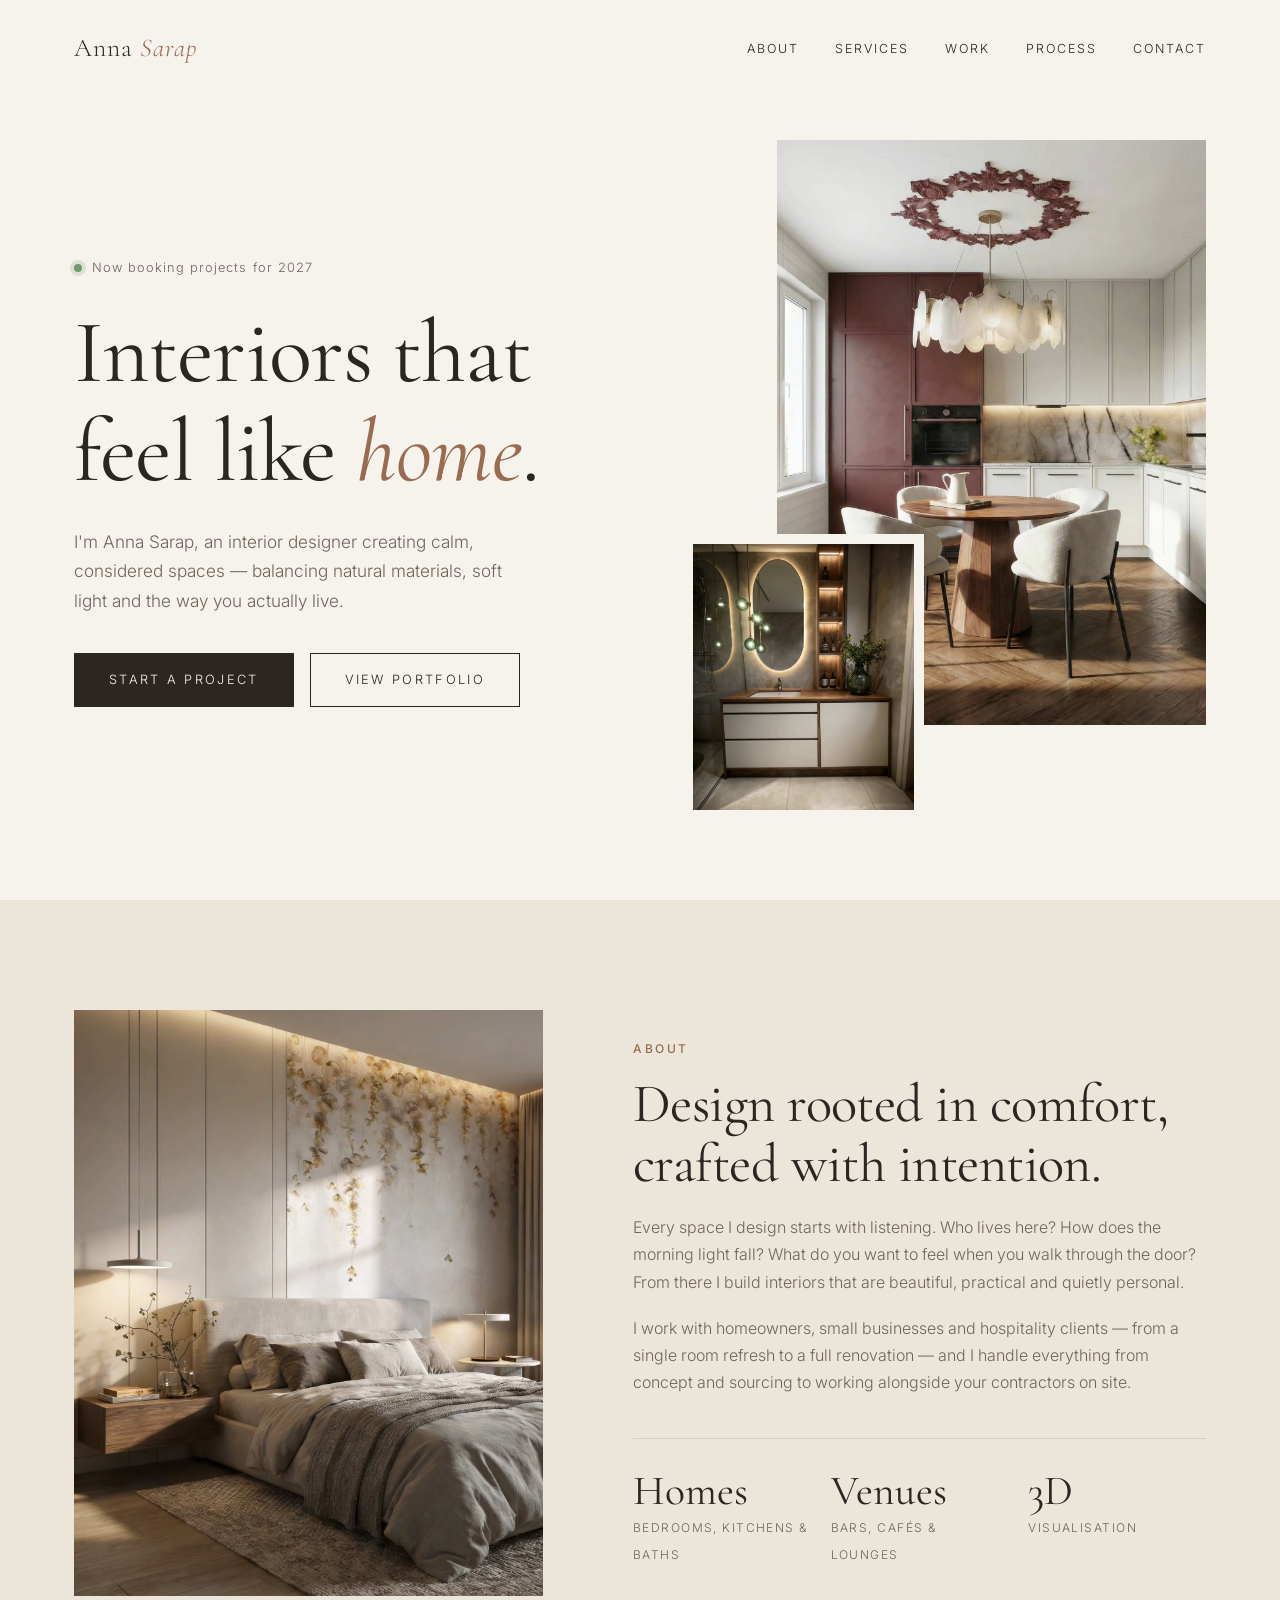
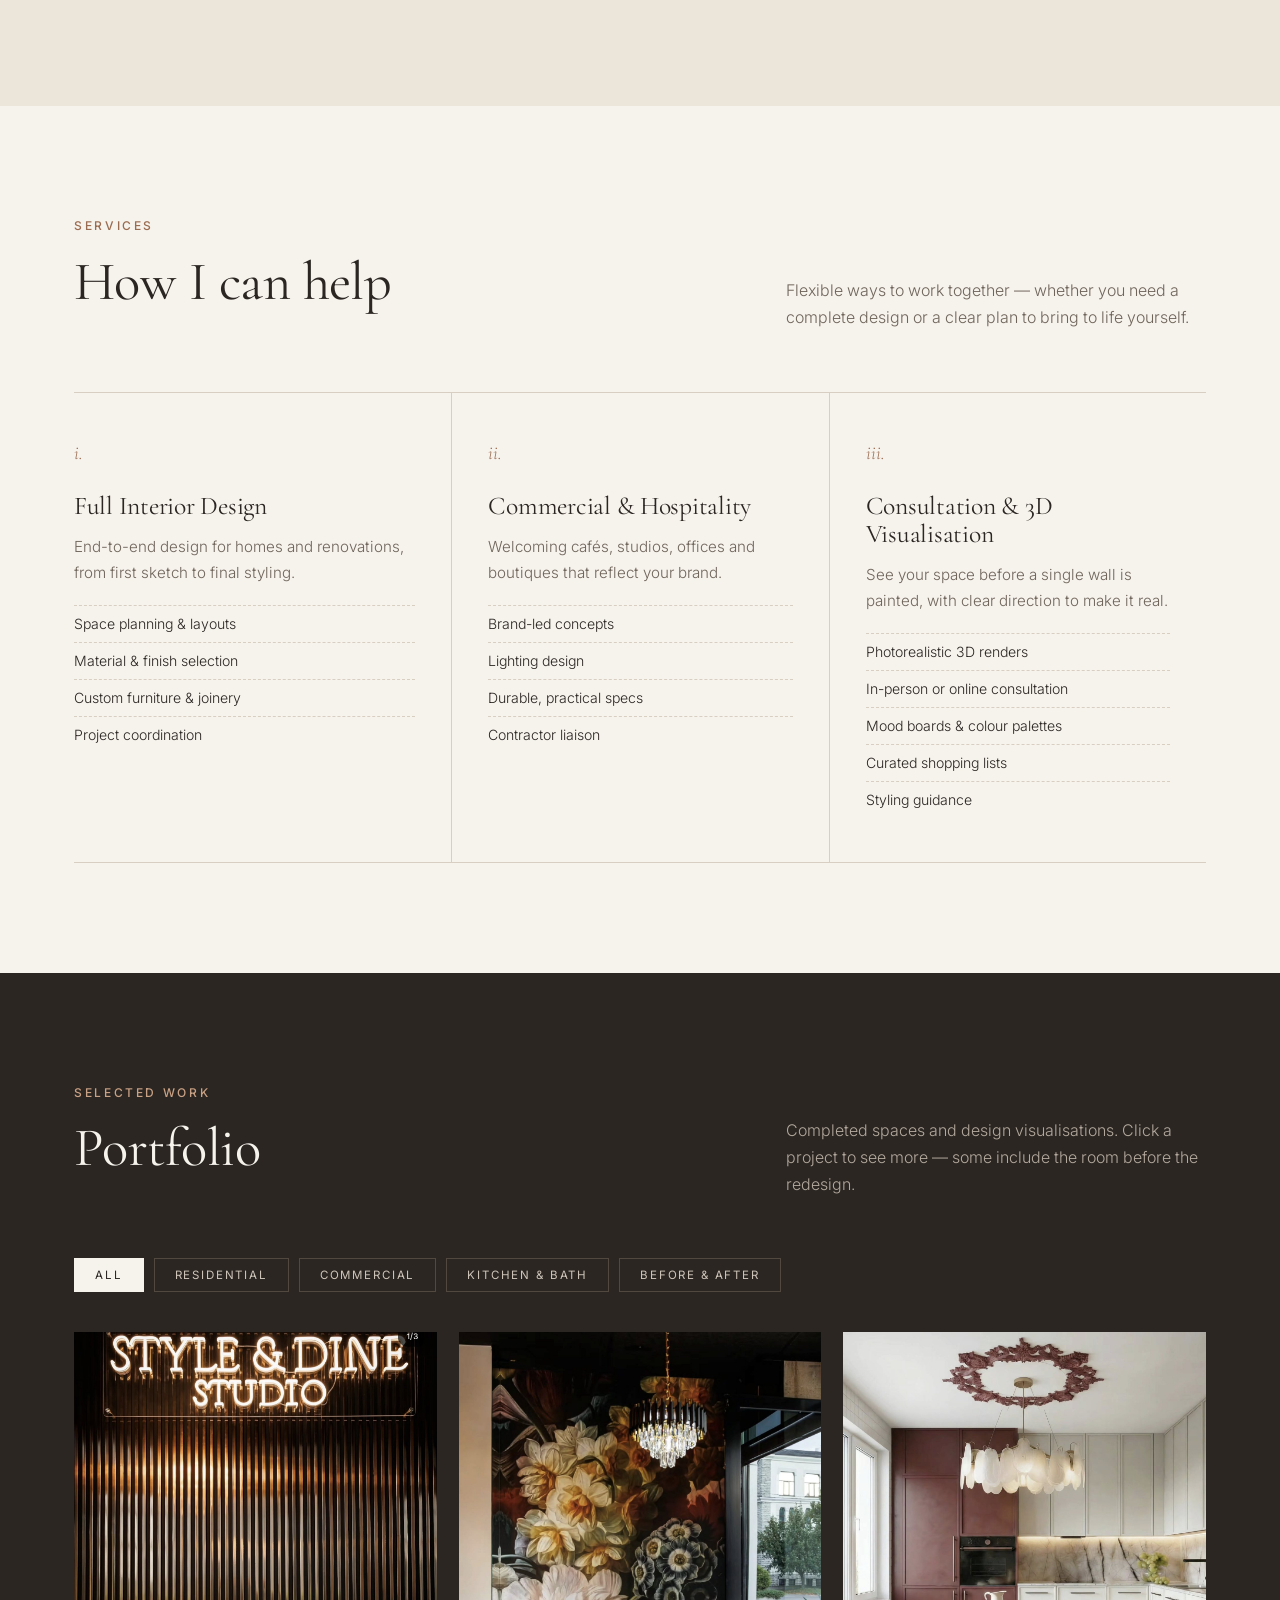
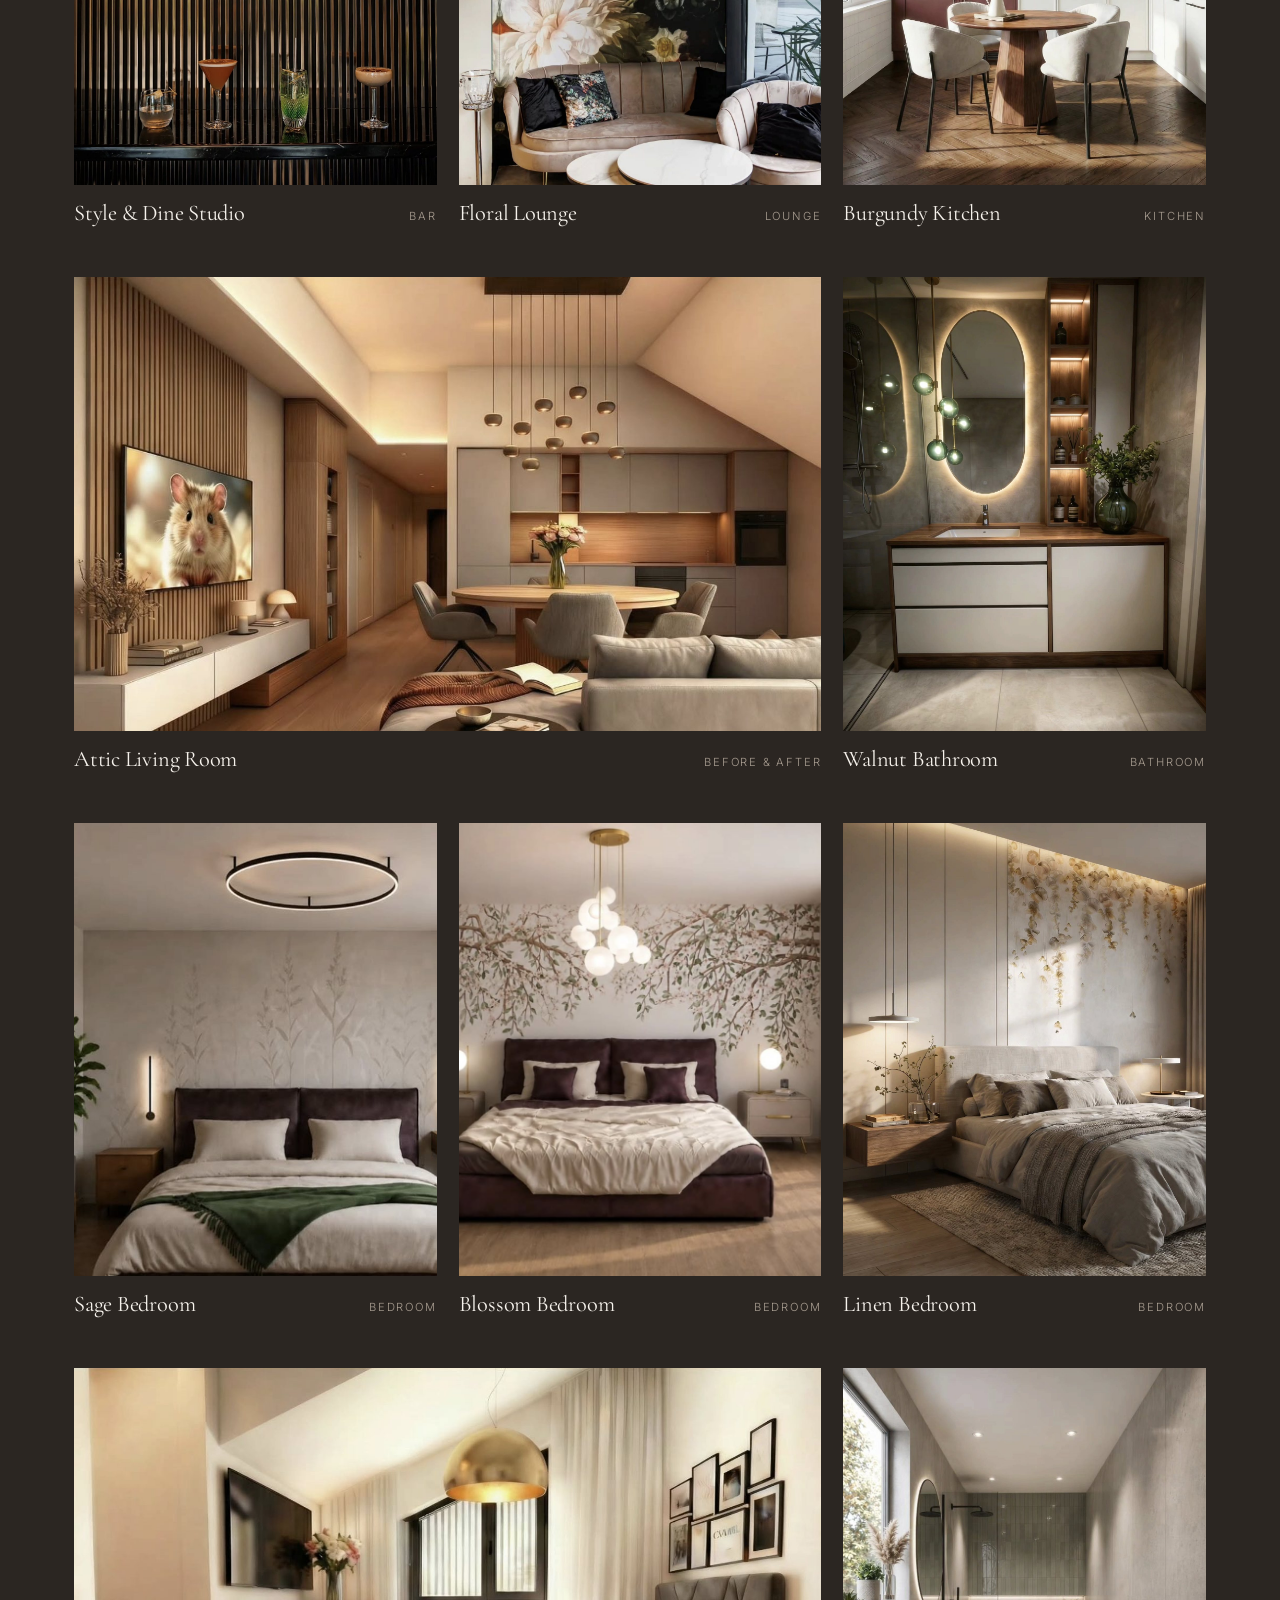
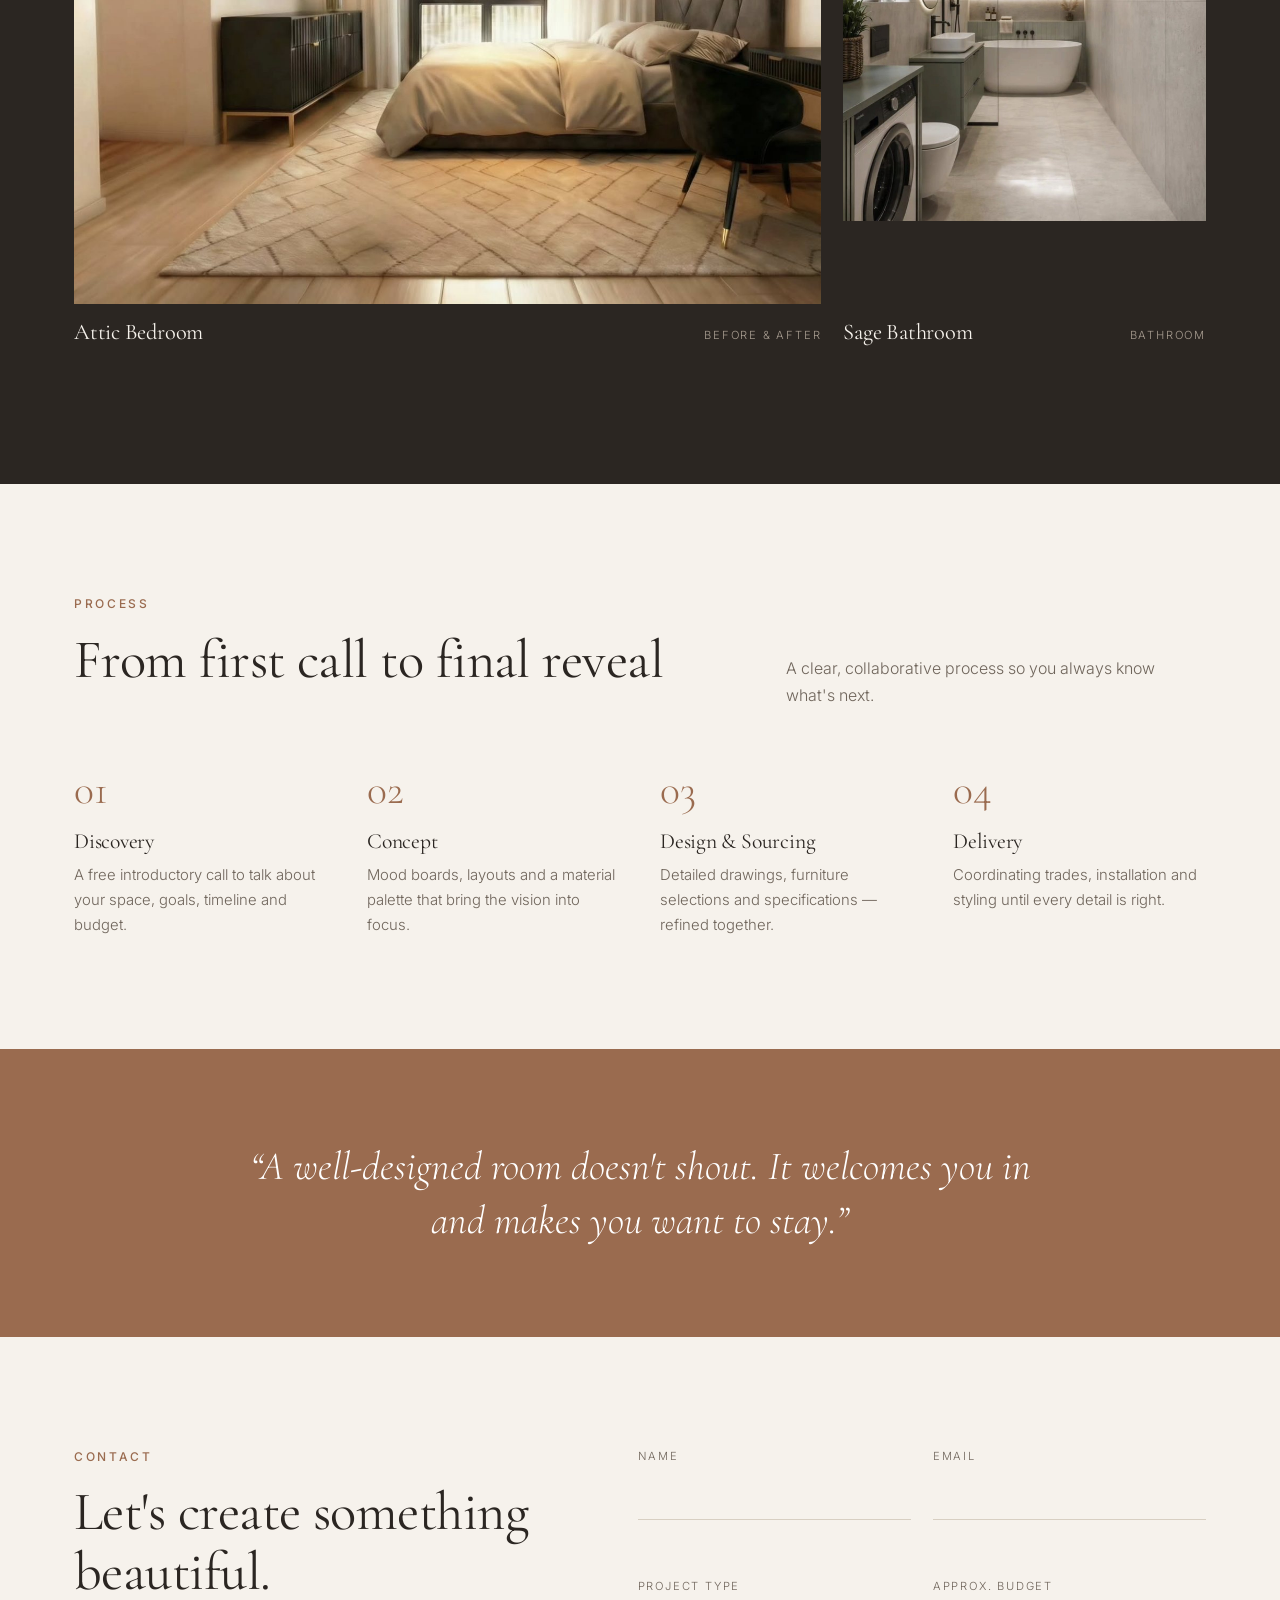
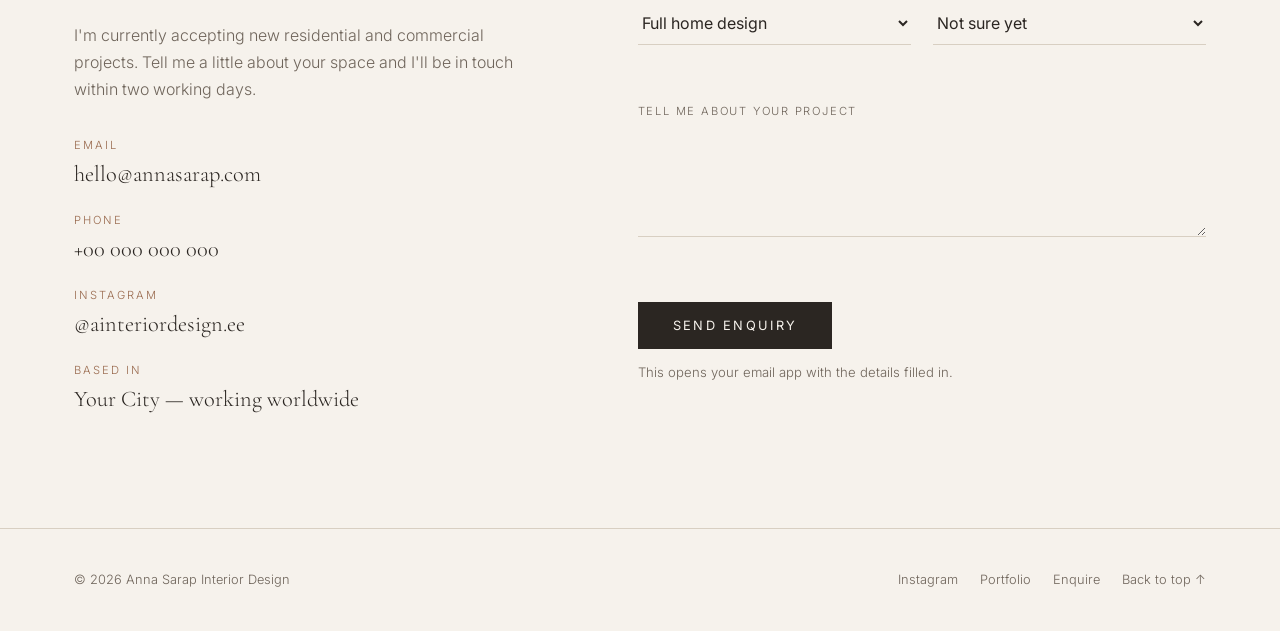
<file: anna-sarap/index.html>
<!doctype html>
<html lang="en">
<head>
<meta charset="utf-8">
<meta name="viewport" content="width=device-width, initial-scale=1">
<title>Anna Sarap — Interior Design</title>
<meta name="description" content="Anna Sarap is an interior designer creating calm, considered homes and workspaces. Now taking on new residential and commercial projects.">
<meta property="og:title" content="Anna Sarap — Interior Design">
<meta property="og:description" content="Calm, considered interiors for homes and workspaces. Now booking new projects.">
<link rel="preconnect" href="https://fonts.googleapis.com">
<link rel="preconnect" href="https://fonts.gstatic.com" crossorigin>
<link href="https://fonts.googleapis.com/css2?family=Cormorant+Garamond:ital,wght@0,400;0,500;1,400&family=Inter:wght@300;400;500&display=swap" rel="stylesheet">
<style>
  :root{
    --bg:#f6f2ec; --bg-alt:#ece5da; --ink:#2b2622; --muted:#6f655b;
    --accent:#9a6b4f; --accent-dark:#7a523b; --line:#d8cfc2; --card:#fbf8f4;
    --serif:"Cormorant Garamond", Georgia, serif;
    --sans:"Inter", system-ui, -apple-system, Segoe UI, sans-serif;
    --max:1180px;
  }
  *{box-sizing:border-box;margin:0;padding:0}
  html{scroll-behavior:smooth}
  body{background:var(--bg);color:var(--ink);font-family:var(--sans);font-weight:300;line-height:1.7;font-size:16px;-webkit-font-smoothing:antialiased}
  img{max-width:100%;display:block}
  a{color:inherit}
  .wrap{max-width:var(--max);margin:0 auto;padding:0 24px}
  h1,h2,h3{font-family:var(--serif);font-weight:400;line-height:1.1;letter-spacing:-.01em}
  h2{font-size:clamp(2.2rem,4.5vw,3.4rem);margin-bottom:1.2rem}
  h3{font-size:1.6rem}
  .eyebrow{font-size:.75rem;letter-spacing:.22em;text-transform:uppercase;color:var(--accent);font-weight:500;margin-bottom:1rem;display:block}
  section{padding:110px 0}
  .btn{display:inline-block;padding:15px 34px;border:1px solid var(--ink);text-decoration:none;font-size:.8rem;letter-spacing:.18em;text-transform:uppercase;transition:.3s;background:transparent;color:var(--ink);cursor:pointer;font-family:var(--sans)}
  .btn:hover{background:var(--ink);color:var(--bg)}
  .btn.solid{background:var(--ink);color:var(--bg)}
  .btn.solid:hover{background:var(--accent-dark);border-color:var(--accent-dark)}

  /* Nav */
  header{position:fixed;inset:0 0 auto 0;z-index:50;transition:.35s;padding:26px 0}
  header.scrolled{background:rgba(246,242,236,.94);backdrop-filter:blur(8px);padding:14px 0;box-shadow:0 1px 0 var(--line)}
  nav{display:flex;align-items:center;justify-content:space-between}
  .logo{font-family:var(--serif);font-size:1.6rem;text-decoration:none;letter-spacing:.04em}
  .logo span{font-style:italic;color:var(--accent)}
  .links{display:flex;gap:36px;list-style:none}
  .links a{text-decoration:none;font-size:.78rem;letter-spacing:.16em;text-transform:uppercase;position:relative}
  .links a::after{content:"";position:absolute;left:0;bottom:-4px;width:0;height:1px;background:var(--accent);transition:.3s}
  .links a:hover::after{width:100%}
  .burger{display:none;background:none;border:0;cursor:pointer;width:30px;height:20px;position:relative}
  .burger span,.burger::before,.burger::after{content:"";position:absolute;left:0;width:100%;height:1px;background:var(--ink);transition:.3s}
  .burger::before{top:0}.burger span{top:9px}.burger::after{bottom:0}

  /* Hero */
  .hero{min-height:100vh;display:grid;grid-template-columns:1.05fr 1fr;align-items:center;gap:60px;padding-top:120px;padding-bottom:60px}
  .hero h1{font-size:clamp(3rem,7vw,6rem);margin-bottom:1.6rem}
  .hero h1 em{color:var(--accent)}
  .hero p{max-width:460px;color:var(--muted);font-size:1.08rem;margin-bottom:2.4rem}
  .hero .ctas{display:flex;gap:16px;flex-wrap:wrap}
  .hero-visual{position:relative;height:min(78vh,680px)}
  .hero-visual .ph{position:absolute}
  .hero-visual .a{inset:0 0 14% 18%}
  .hero-visual .b{width:46%;height:42%;left:0;bottom:0;border:10px solid var(--bg)}
  .availability{display:inline-flex;align-items:center;gap:10px;font-size:.8rem;letter-spacing:.08em;color:var(--muted);margin-bottom:1.6rem}
  .availability i{width:8px;height:8px;border-radius:50%;background:#6f9a6b;box-shadow:0 0 0 4px rgba(111,154,107,.2)}

  /* Image placeholders — replace with <img> tags */
  .ph{background:linear-gradient(135deg,var(--c1,#cbb8a2),var(--c2,#a88a6e));overflow:hidden;position:relative}
  .ph img{width:100%;height:100%;object-fit:cover}
  .ph[data-label]::after{content:attr(data-label);position:absolute;left:16px;bottom:14px;font-size:.68rem;letter-spacing:.18em;text-transform:uppercase;color:rgba(255,255,255,.85)}

  /* About */
  .about{background:var(--bg-alt)}
  .about .grid{display:grid;grid-template-columns:.9fr 1.1fr;gap:90px;align-items:center}
  .about .ph{aspect-ratio:4/5}
  .about p{color:var(--muted);margin-bottom:1.2rem}
  .stats{display:grid;grid-template-columns:repeat(3,1fr);gap:20px;margin-top:2.6rem;border-top:1px solid var(--line);padding-top:2rem}
  .stats strong{font-family:var(--serif);font-size:2.6rem;font-weight:400;display:block;line-height:1}
  .stats span{font-size:.75rem;letter-spacing:.12em;text-transform:uppercase;color:var(--muted)}

  /* Services */
  .head{display:flex;justify-content:space-between;align-items:end;gap:40px;margin-bottom:60px;flex-wrap:wrap}
  .head p{max-width:420px;color:var(--muted)}
  .services{display:grid;grid-template-columns:repeat(3,1fr);border-top:1px solid var(--line)}
  .service{padding:44px 36px 44px 0;border-bottom:1px solid var(--line)}
  .service + .service{padding-left:36px;border-left:1px solid var(--line)}
  .service .num{font-family:var(--serif);font-style:italic;color:var(--accent);font-size:1.2rem;display:block;margin-bottom:1.4rem}
  .service h3{margin-bottom:.9rem}
  .service p{color:var(--muted);font-size:.95rem}
  .service ul{list-style:none;margin-top:1.2rem;font-size:.88rem}
  .service li{padding:6px 0;border-top:1px dashed var(--line)}

  /* Portfolio */
  .portfolio{background:var(--ink);color:var(--bg)}
  .portfolio .eyebrow{color:#c9a184}
  .portfolio .head p{color:#b3a99e}
  .filters{display:flex;gap:10px;flex-wrap:wrap;margin-bottom:40px}
  .filters button{background:none;border:1px solid #514840;color:#cfc6bb;padding:9px 20px;font-size:.72rem;letter-spacing:.16em;text-transform:uppercase;cursor:pointer;font-family:var(--sans);transition:.25s}
  .filters button.active,.filters button:hover{background:var(--bg);color:var(--ink);border-color:var(--bg)}
  .gallery{display:grid;grid-template-columns:repeat(12,1fr);gap:22px}
  .project{grid-column:span 4;cursor:pointer;transition:opacity .4s}
  .project.wide{grid-column:span 8}
  .project.hidden{display:none}
  .project .ph{aspect-ratio:4/5;transition:transform .7s}
  .project.wide .ph{aspect-ratio:auto;height:100%;min-height:340px}
  .project .frame{overflow:hidden;height:calc(100% - 70px)}
  .project:hover .ph{transform:scale(1.04)}
  .project .meta{display:flex;justify-content:space-between;align-items:baseline;padding-top:16px;height:70px}
  .project .meta h3{font-size:1.4rem}
  .project .meta span{font-size:.7rem;letter-spacing:.16em;text-transform:uppercase;color:#a89d91}

  /* Lightbox */
  .lightbox{position:fixed;inset:0;background:rgba(20,17,15,.92);z-index:100;display:none;align-items:center;justify-content:center;padding:24px}
  .lightbox.open{display:flex}
  .lightbox .box{background:var(--bg);color:var(--ink);max-width:960px;width:100%;display:grid;grid-template-columns:1.2fr 1fr;max-height:90vh;overflow:auto}
  .lightbox .ph{min-height:420px;background:#2b2622}
  .lightbox .ph img{position:absolute;inset:0}
  .lightbox .info{padding:44px}
  .lightbox .info p{color:var(--muted);margin:1rem 0}
  .lightbox dl{display:grid;grid-template-columns:auto 1fr;gap:6px 18px;font-size:.88rem;margin-top:1.4rem}
  .lightbox dt{color:var(--accent);text-transform:uppercase;font-size:.7rem;letter-spacing:.14em;padding-top:3px}
  .lightbox .close{position:absolute;top:22px;right:28px;background:none;border:0;color:#fff;font-size:2.2rem;cursor:pointer;font-weight:200}

  /* Process */
  .steps{display:grid;grid-template-columns:repeat(4,1fr);gap:40px;counter-reset:s}
  .step{counter-increment:s;position:relative;padding-top:60px}
  .step::before{content:"0" counter(s);position:absolute;top:0;left:0;font-family:var(--serif);font-size:2.6rem;color:var(--accent);line-height:1}
  .step h3{font-size:1.35rem;margin-bottom:.6rem}
  .step p{color:var(--muted);font-size:.93rem}

  /* Quote band */
  .band{background:var(--accent);color:#fff;text-align:center;padding:90px 0}
  .band blockquote{font-family:var(--serif);font-size:clamp(1.6rem,3.2vw,2.5rem);font-style:italic;max-width:820px;margin:0 auto;line-height:1.35}

  /* Contact */
  .contact .grid{display:grid;grid-template-columns:1fr 1.2fr;gap:90px}
  .contact .details p{color:var(--muted);margin-bottom:2rem}
  .contact .details dl{display:grid;gap:18px}
  .contact dt{font-size:.7rem;letter-spacing:.18em;text-transform:uppercase;color:var(--accent)}
  .contact dd a{text-decoration:none;font-family:var(--serif);font-size:1.4rem}
  .contact dd a:hover{color:var(--accent)}
  form{display:grid;grid-template-columns:1fr 1fr;gap:22px}
  form .full{grid-column:1/-1}
  label{display:block;font-size:.7rem;letter-spacing:.16em;text-transform:uppercase;color:var(--muted);margin-bottom:6px}
  input,select,textarea{width:100%;background:transparent;border:0;border-bottom:1px solid var(--line);padding:10px 0;font:inherit;color:var(--ink);font-weight:400;outline:none;transition:border-color .25s;border-radius:0}
  input:focus,select:focus,textarea:focus{border-color:var(--accent)}
  textarea{resize:vertical;min-height:110px}
  .note{font-size:.82rem;color:var(--muted)}

  footer{border-top:1px solid var(--line);padding:40px 0;font-size:.8rem;color:var(--muted)}
  footer .wrap{display:flex;justify-content:space-between;gap:20px;flex-wrap:wrap}
  footer a{text-decoration:none;margin-left:22px}
  footer a:hover{color:var(--accent)}

  .reveal{opacity:0;transform:translateY(28px);transition:opacity .9s ease,transform .9s ease}
  .reveal.in{opacity:1;transform:none}
  @media (prefers-reduced-motion:reduce){.reveal{opacity:1;transform:none;transition:none}html{scroll-behavior:auto}}

  @media (max-width:960px){
    section{padding:80px 0}
    .hero,.about .grid,.contact .grid{grid-template-columns:1fr;gap:50px}
    .hero-visual{height:460px}
    .services{grid-template-columns:1fr}
    .service,.service + .service{padding:36px 0;border-left:0}
    .steps{grid-template-columns:1fr 1fr}
    .project,.project.wide{grid-column:span 6}
    .project.wide .ph{min-height:0;aspect-ratio:4/5}
    .lightbox .box{grid-template-columns:1fr}
    .lightbox .ph{min-height:260px}
  }
  @media (max-width:720px){
    .wrap{padding:0 16px}
    .burger{display:block;z-index:60}
    .links{position:fixed;inset:0;background:var(--bg);flex-direction:column;align-items:center;justify-content:center;gap:34px;transform:translateX(100%);transition:transform .4s}
    .links a{font-size:1rem}
    nav.open .links{transform:none}
    nav.open .burger span{opacity:0}
    nav.open .burger::before{top:9px;transform:rotate(45deg)}
    nav.open .burger::after{bottom:10px;transform:rotate(-45deg)}
    .project,.project.wide{grid-column:span 12}
    .steps{grid-template-columns:1fr}
    form{grid-template-columns:1fr}
    .stats strong{font-size:2rem}
    .lightbox .info{padding:28px}
  }
</style>
</head>
<body>

<header id="top">
  <nav class="wrap" id="nav">
    <a href="#top" class="logo">Anna <span>Sarap</span></a>
    <ul class="links">
      <li><a href="#about">About</a></li>
      <li><a href="#services">Services</a></li>
      <li><a href="#work">Work</a></li>
      <li><a href="#process">Process</a></li>
      <li><a href="#contact">Contact</a></li>
    </ul>
    <button class="burger" aria-label="Menu" id="burger"><span></span></button>
  </nav>
</header>

<main>
  <!-- HERO -->
  <section class="wrap hero">
    <div class="reveal">
      <div class="availability"><i></i> Now booking projects for 2027</div>
      <h1>Interiors that feel like <em>home</em>.</h1>
      <p>I'm Anna Sarap, an interior designer creating calm, considered spaces — balancing natural materials, soft light and the way you actually live.</p>
      <div class="ctas">
        <a href="#contact" class="btn solid">Start a project</a>
        <a href="#work" class="btn">View portfolio</a>
      </div>
    </div>
    <div class="hero-visual reveal">
      <!-- Replace with: <div class="ph a"><img src="images/hero.jpg" alt="Living room by Anna Sarap"></div> -->
      <div class="ph a"><img src="images/burgundy-kitchen.jpg" alt="Kitchen with burgundy cabinetry, round walnut table and sculptural chandelier"></div>
      <div class="ph b"><img src="images/walnut-bathroom.jpg" alt="Bathroom with backlit oval mirror and walnut vanity"></div>
    </div>
  </section>

  <!-- ABOUT -->
  <section class="about" id="about">
    <div class="wrap grid">
      <div class="ph reveal"><img src="images/linen-bedroom.jpg" alt="Calm bedroom in linen tones with floral wall mural" loading="lazy"></div>
      <div class="reveal">
        <span class="eyebrow">About</span>
        <h2>Design rooted in comfort, crafted with intention.</h2>
        <p>Every space I design starts with listening. Who lives here? How does the morning light fall? What do you want to feel when you walk through the door? From there I build interiors that are beautiful, practical and quietly personal.</p>
        <p>I work with homeowners, small businesses and hospitality clients — from a single room refresh to a full renovation — and I handle everything from concept and sourcing to working alongside your contractors on site.</p>
        <div class="stats">
          <div><strong>Homes</strong><span>Bedrooms, kitchens &amp; baths</span></div>
          <div><strong>Venues</strong><span>Bars, cafés &amp; lounges</span></div>
          <div><strong>3D</strong><span>Visualisation</span></div>
        </div>
      </div>
    </div>
  </section>

  <!-- SERVICES -->
  <section id="services">
    <div class="wrap">
      <div class="head reveal">
        <div><span class="eyebrow">Services</span><h2>How I can help</h2></div>
        <p>Flexible ways to work together — whether you need a complete design or a clear plan to bring to life yourself.</p>
      </div>
      <div class="services">
        <div class="service reveal">
          <span class="num">i.</span>
          <h3>Full Interior Design</h3>
          <p>End-to-end design for homes and renovations, from first sketch to final styling.</p>
          <ul><li>Space planning &amp; layouts</li><li>Material &amp; finish selection</li><li>Custom furniture &amp; joinery</li><li>Project coordination</li></ul>
        </div>
        <div class="service reveal">
          <span class="num">ii.</span>
          <h3>Commercial &amp; Hospitality</h3>
          <p>Welcoming cafés, studios, offices and boutiques that reflect your brand.</p>
          <ul><li>Brand-led concepts</li><li>Lighting design</li><li>Durable, practical specs</li><li>Contractor liaison</li></ul>
        </div>
        <div class="service reveal">
          <span class="num">iii.</span>
          <h3>Consultation &amp; 3D Visualisation</h3>
          <p>See your space before a single wall is painted, with clear direction to make it real.</p>
          <ul><li>Photorealistic 3D renders</li><li>In-person or online consultation</li><li>Mood boards &amp; colour palettes</li><li>Curated shopping lists</li><li>Styling guidance</li></ul>
        </div>
      </div>
    </div>
  </section>

  <!-- PORTFOLIO -->
  <section class="portfolio" id="work">
    <div class="wrap">
      <div class="head reveal">
        <div><span class="eyebrow">Selected work</span><h2>Portfolio</h2></div>
        <p>Completed spaces and design visualisations. Click a project to see more — some include the room before the redesign.</p>
      </div>
      <div class="filters reveal" id="filters">
        <button class="active" data-filter="all">All</button>
        <button data-filter="residential">Residential</button>
        <button data-filter="commercial">Commercial</button>
        <button data-filter="kitchen">Kitchen &amp; Bath</button>
        <button data-filter="before">Before &amp; After</button>
      </div>
      <div class="gallery" id="gallery"></div>
    </div>
  </section>

  <!-- PROCESS -->
  <section id="process">
    <div class="wrap">
      <div class="head reveal">
        <div><span class="eyebrow">Process</span><h2>From first call to final reveal</h2></div>
        <p>A clear, collaborative process so you always know what's next.</p>
      </div>
      <div class="steps">
        <div class="step reveal"><h3>Discovery</h3><p>A free introductory call to talk about your space, goals, timeline and budget.</p></div>
        <div class="step reveal"><h3>Concept</h3><p>Mood boards, layouts and a material palette that bring the vision into focus.</p></div>
        <div class="step reveal"><h3>Design &amp; Sourcing</h3><p>Detailed drawings, furniture selections and specifications — refined together.</p></div>
        <div class="step reveal"><h3>Delivery</h3><p>Coordinating trades, installation and styling until every detail is right.</p></div>
      </div>
    </div>
  </section>

  <section class="band">
    <div class="wrap reveal">
      <blockquote>“A well-designed room doesn't shout. It welcomes you in and makes you want to stay.”</blockquote>
    </div>
  </section>

  <!-- CONTACT -->
  <section class="contact" id="contact">
    <div class="wrap grid">
      <div class="details reveal">
        <span class="eyebrow">Contact</span>
        <h2>Let's create something beautiful.</h2>
        <p>I'm currently accepting new residential and commercial projects. Tell me a little about your space and I'll be in touch within two working days.</p>
        <dl>
          <div><dt>Email</dt><dd><a href="mailto:hello@annasarap.com" id="email-link">hello@annasarap.com</a></dd></div>
          <div><dt>Phone</dt><dd><a href="tel:+000000000">+00 000 000 000</a></dd></div>
          <div><dt>Instagram</dt><dd><a href="https://www.instagram.com/ainteriordesign.ee/" target="_blank" rel="noopener">@ainteriordesign.ee</a></dd></div>
          <div><dt>Based in</dt><dd><a>Your City — working worldwide</a></dd></div>
        </dl>
      </div>
      <form class="reveal" id="contact-form">
        <div><label for="name">Name</label><input id="name" name="name" required></div>
        <div><label for="email">Email</label><input id="email" name="email" type="email" required></div>
        <div><label for="type">Project type</label>
          <select id="type" name="type">
            <option>Full home design</option><option>Single room</option><option>Kitchen / Bathroom</option>
            <option>Commercial / Hospitality</option><option>Consultation</option>
          </select></div>
        <div><label for="budget">Approx. budget</label>
          <select id="budget" name="budget">
            <option>Not sure yet</option><option>Under 5,000</option><option>5,000 – 20,000</option>
            <option>20,000 – 50,000</option><option>50,000+</option>
          </select></div>
        <div class="full"><label for="msg">Tell me about your project</label><textarea id="msg" name="message" required></textarea></div>
        <div class="full"><button class="btn solid" type="submit">Send enquiry</button>
          <p class="note" style="margin-top:12px">This opens your email app with the details filled in.</p></div>
      </form>
    </div>
  </section>
</main>

<footer>
  <div class="wrap">
    <span>© <span id="yr"></span> Anna Sarap Interior Design</span>
    <span><a href="https://www.instagram.com/ainteriordesign.ee/" target="_blank" rel="noopener">Instagram</a><a href="#work">Portfolio</a><a href="#contact">Enquire</a><a href="#top">Back to top ↑</a></span>
  </div>
</footer>

<div class="lightbox" id="lightbox" role="dialog" aria-modal="true">
  <button class="close" id="lb-close" aria-label="Close">×</button>
  <div class="box">
    <div class="ph" id="lb-img"></div>
    <div class="info">
      <span class="eyebrow" id="lb-cat"></span>
      <h3 id="lb-title" style="font-size:2rem"></h3>
      <p id="lb-desc"></p>
      <dl id="lb-meta"></dl>
      <button class="btn" style="margin-top:2rem;margin-right:10px;display:none" id="lb-toggle">Show before</button>
      <a href="#contact" class="btn" style="margin-top:2rem" id="lb-cta">Start a similar project</a>
    </div>
  </div>
</div>

<script>
/* ==== EDIT YOUR PROJECTS HERE ====
   Each project needs an `image`; add `before` for a before/after toggle. */
const CONTACT_EMAIL = "hello@annasarap.com";
const projects = [
  {title:"Style & Dine Studio", cat:"commercial", label:"Bar", image:"images/style-dine-bar.jpg",
   desc:"A moody cocktail bar wall: vertical ribbed panelling washed in warm light, dark marble counter and a glowing neon sign.", scope:"Hospitality interior"},
  {title:"Floral Lounge", cat:"commercial", label:"Lounge", image:"images/lounge.jpg",
   desc:"A dramatic lounge corner with an oversized floral mural, crystal chandelier, blush velvet seating and marble tables.", scope:"Hospitality interior"},
  {title:"Burgundy Kitchen", cat:"kitchen", label:"Kitchen", image:"images/burgundy-kitchen.jpg",
   desc:"Burgundy tall units paired with soft white cabinetry, a marble backsplash, herringbone floor and a sculptural chandelier.", scope:"Kitchen & dining design"},
  {title:"Attic Living Room", cat:"residential before", label:"Before & After", wide:true, image:"images/attic-living-after.jpg", before:"images/attic-living-before.jpg",
   desc:"An empty attic apartment transformed into a warm open-plan living, dining and kitchen space with wood slat panelling and layered pendant lighting.", scope:"Living, dining & kitchen"},
  {title:"Walnut Bathroom", cat:"kitchen", label:"Bathroom", image:"images/walnut-bathroom.jpg",
   desc:"Backlit oval mirror, illuminated walnut shelving and smoked-glass pendants bring warmth to a stone-toned bathroom.", scope:"Bathroom design"},
  {title:"Sage Bedroom", cat:"residential", label:"Bedroom", image:"images/sage-bedroom.jpg",
   desc:"A serene bedroom with a botanical wall, aubergine upholstered bed, ring light and sage-green accents.", scope:"Bedroom design"},
  {title:"Blossom Bedroom", cat:"residential", label:"Bedroom", image:"images/blossom-bedroom.jpg",
   desc:"A blossom-branch mural, plum velvet bed and globe pendant create a soft, romantic retreat.", scope:"Bedroom design"},
  {title:"Linen Bedroom", cat:"residential", label:"Bedroom", image:"images/linen-bedroom.jpg",
   desc:"Layered linen textures, a floating walnut nightstand and a cascading floral wall in warm evening light.", scope:"Bedroom design"},
  {title:"Attic Bedroom", cat:"residential before", label:"Before & After", wide:true, image:"images/attic-bedroom-after.jpg", before:"images/attic-bedroom-before.jpg",
   desc:"A bare sloped-ceiling room turned into a cosy bedroom with a brass dome pendant, gallery wall and soft textured rug.", scope:"Bedroom design"},
  {title:"Sage Bathroom", cat:"kitchen", label:"Bathroom", image:"images/sage-bathroom.jpg",
   desc:"Sage vertical tiles, a freestanding tub, backlit niche and integrated laundry in a calm, practical bathroom.", scope:"Bathroom design"},
];

const gallery = document.getElementById("gallery");
const fill = (el,p)=>{ if(p.c){el.style.setProperty("--c1",p.c[0]); el.style.setProperty("--c2",p.c[1]);}
  el.innerHTML = p.image ? `<img src="${p.image}" alt="${p.title} by Anna Sarap" loading="lazy">` : ""; };
projects.forEach((p,i)=>{
  const el=document.createElement("article");
  el.className="project reveal"+(p.wide?" wide":""); el.dataset.cat=p.cat; el.tabIndex=0;
  el.innerHTML=`<div class="frame"><div class="ph"></div></div><div class="meta"><h3>${p.title}</h3><span>${p.label}</span></div>`;
  fill(el.querySelector(".ph"),p);
  el.addEventListener("click",()=>openLb(i));
  el.addEventListener("keydown",e=>{if(e.key==="Enter")openLb(i)});
  gallery.appendChild(el);
});

document.getElementById("filters").addEventListener("click",e=>{
  const b=e.target.closest("button"); if(!b)return;
  document.querySelectorAll("#filters button").forEach(x=>x.classList.toggle("active",x===b));
  document.querySelectorAll(".project").forEach(p=>p.classList.toggle("hidden",b.dataset.filter!=="all"&&!p.dataset.cat.split(" ").includes(b.dataset.filter)));
});

const lb=document.getElementById("lightbox");
function openLb(i){const p=projects[i];
  fill(document.getElementById("lb-img"),p);
  document.getElementById("lb-cat").textContent=p.label;
  document.getElementById("lb-title").textContent=p.title;
  document.getElementById("lb-desc").textContent=p.desc;
  document.getElementById("lb-meta").innerHTML=`<dt>Type</dt><dd>${p.label}</dd><dt>Scope</dt><dd>${p.scope}</dd>`;
  const t=document.getElementById("lb-toggle"); t.style.display=p.before?"inline-block":"none"; t.textContent="Show before";
  t.onclick=()=>{const showBefore=t.textContent==="Show before";
    fill(document.getElementById("lb-img"),{...p,image:showBefore?p.before:p.image}); t.textContent=showBefore?"Show after":"Show before";};
  lb.classList.add("open"); document.body.style.overflow="hidden";}
const closeLb=()=>{lb.classList.remove("open");document.body.style.overflow="";};
document.getElementById("lb-close").onclick=closeLb;
document.getElementById("lb-cta").onclick=closeLb;
lb.addEventListener("click",e=>{if(e.target===lb)closeLb()});
document.addEventListener("keydown",e=>{if(e.key==="Escape")closeLb()});

const header=document.querySelector("header");
addEventListener("scroll",()=>header.classList.toggle("scrolled",scrollY>40),{passive:true});
const nav=document.getElementById("nav");
document.getElementById("burger").onclick=()=>nav.classList.toggle("open");
document.querySelectorAll(".links a").forEach(a=>a.onclick=()=>nav.classList.remove("open"));

const io=new IntersectionObserver(es=>es.forEach(e=>{if(e.isIntersecting){e.target.classList.add("in");io.unobserve(e.target)}}),{threshold:.12});
document.querySelectorAll(".reveal").forEach(el=>io.observe(el));

document.getElementById("contact-form").addEventListener("submit",e=>{
  e.preventDefault(); const f=new FormData(e.target);
  const body=`Name: ${f.get("name")}\nEmail: ${f.get("email")}\nProject type: ${f.get("type")}\nBudget: ${f.get("budget")}\n\n${f.get("message")}`;
  location.href=`mailto:${CONTACT_EMAIL}?subject=${encodeURIComponent("New project enquiry — "+f.get("name"))}&body=${encodeURIComponent(body)}`;
});
document.getElementById("yr").textContent=new Date().getFullYear();
</script>
</body>
</html>
</file>
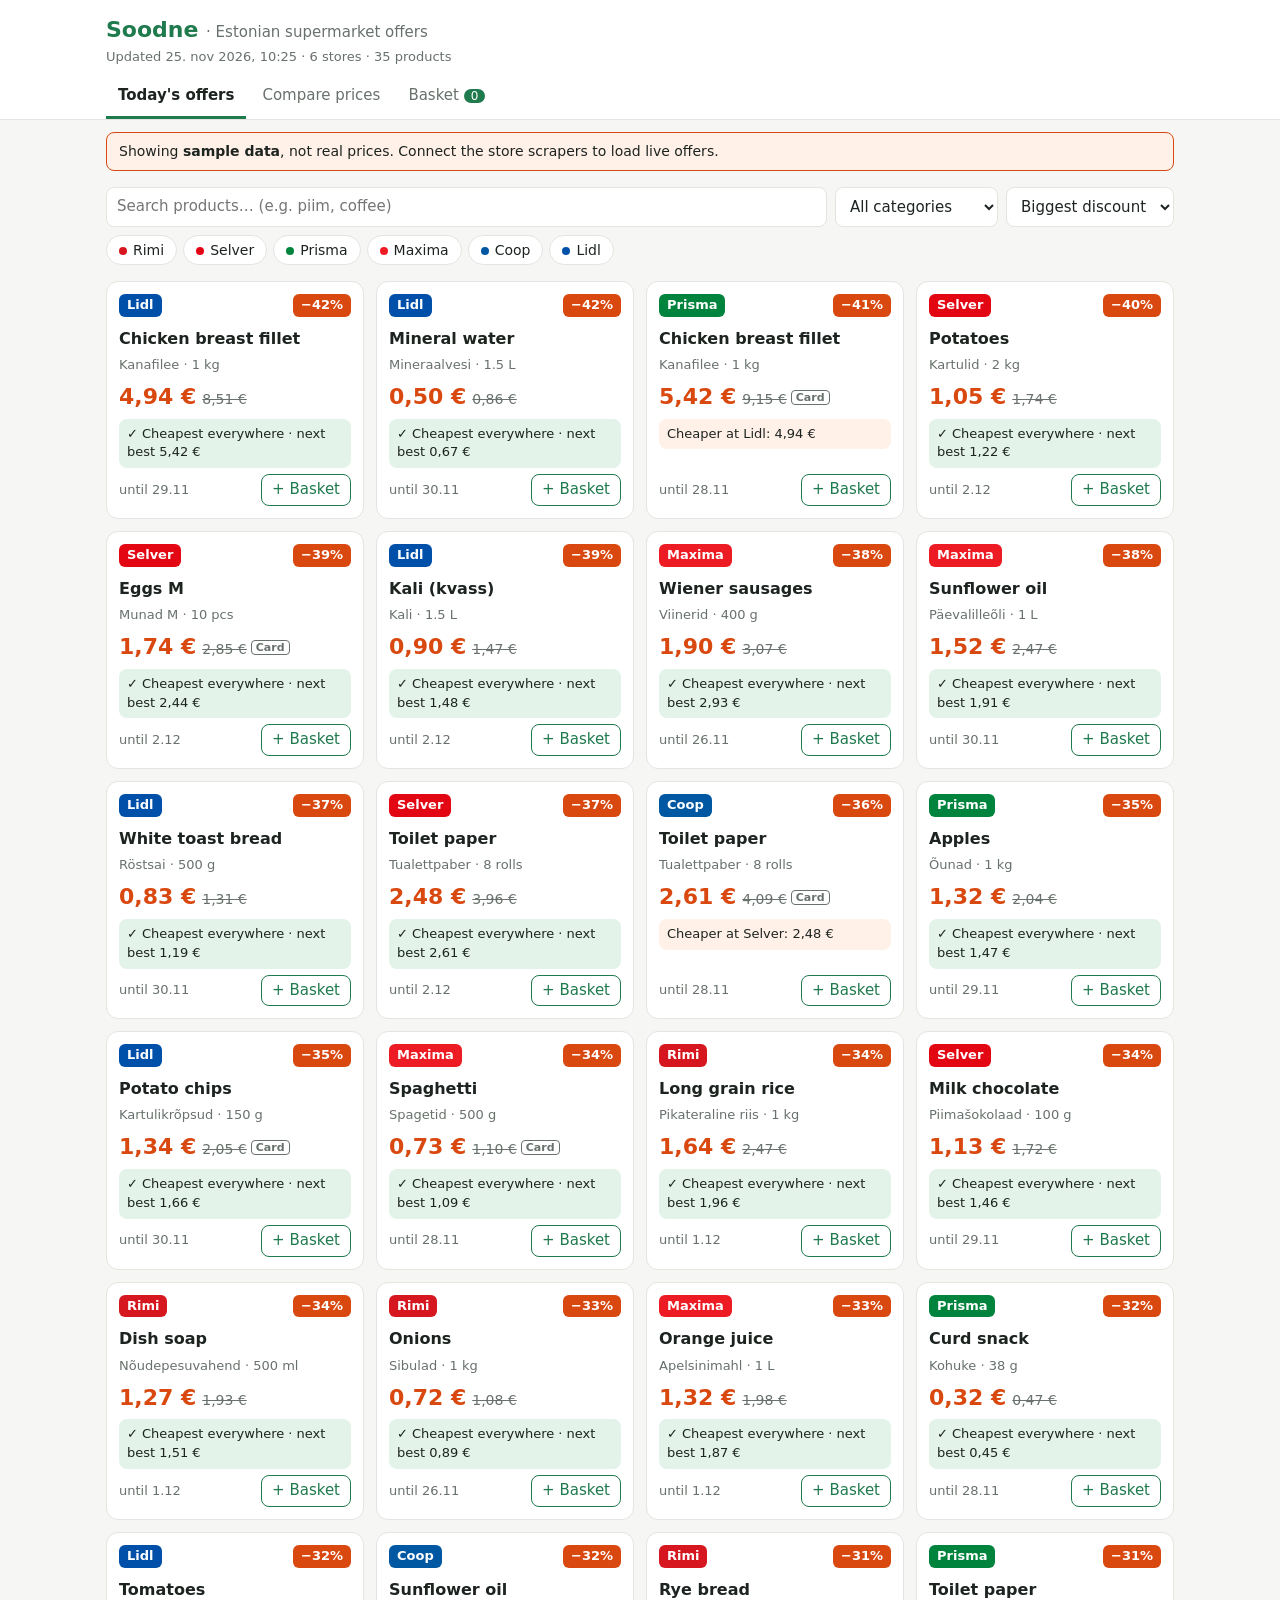
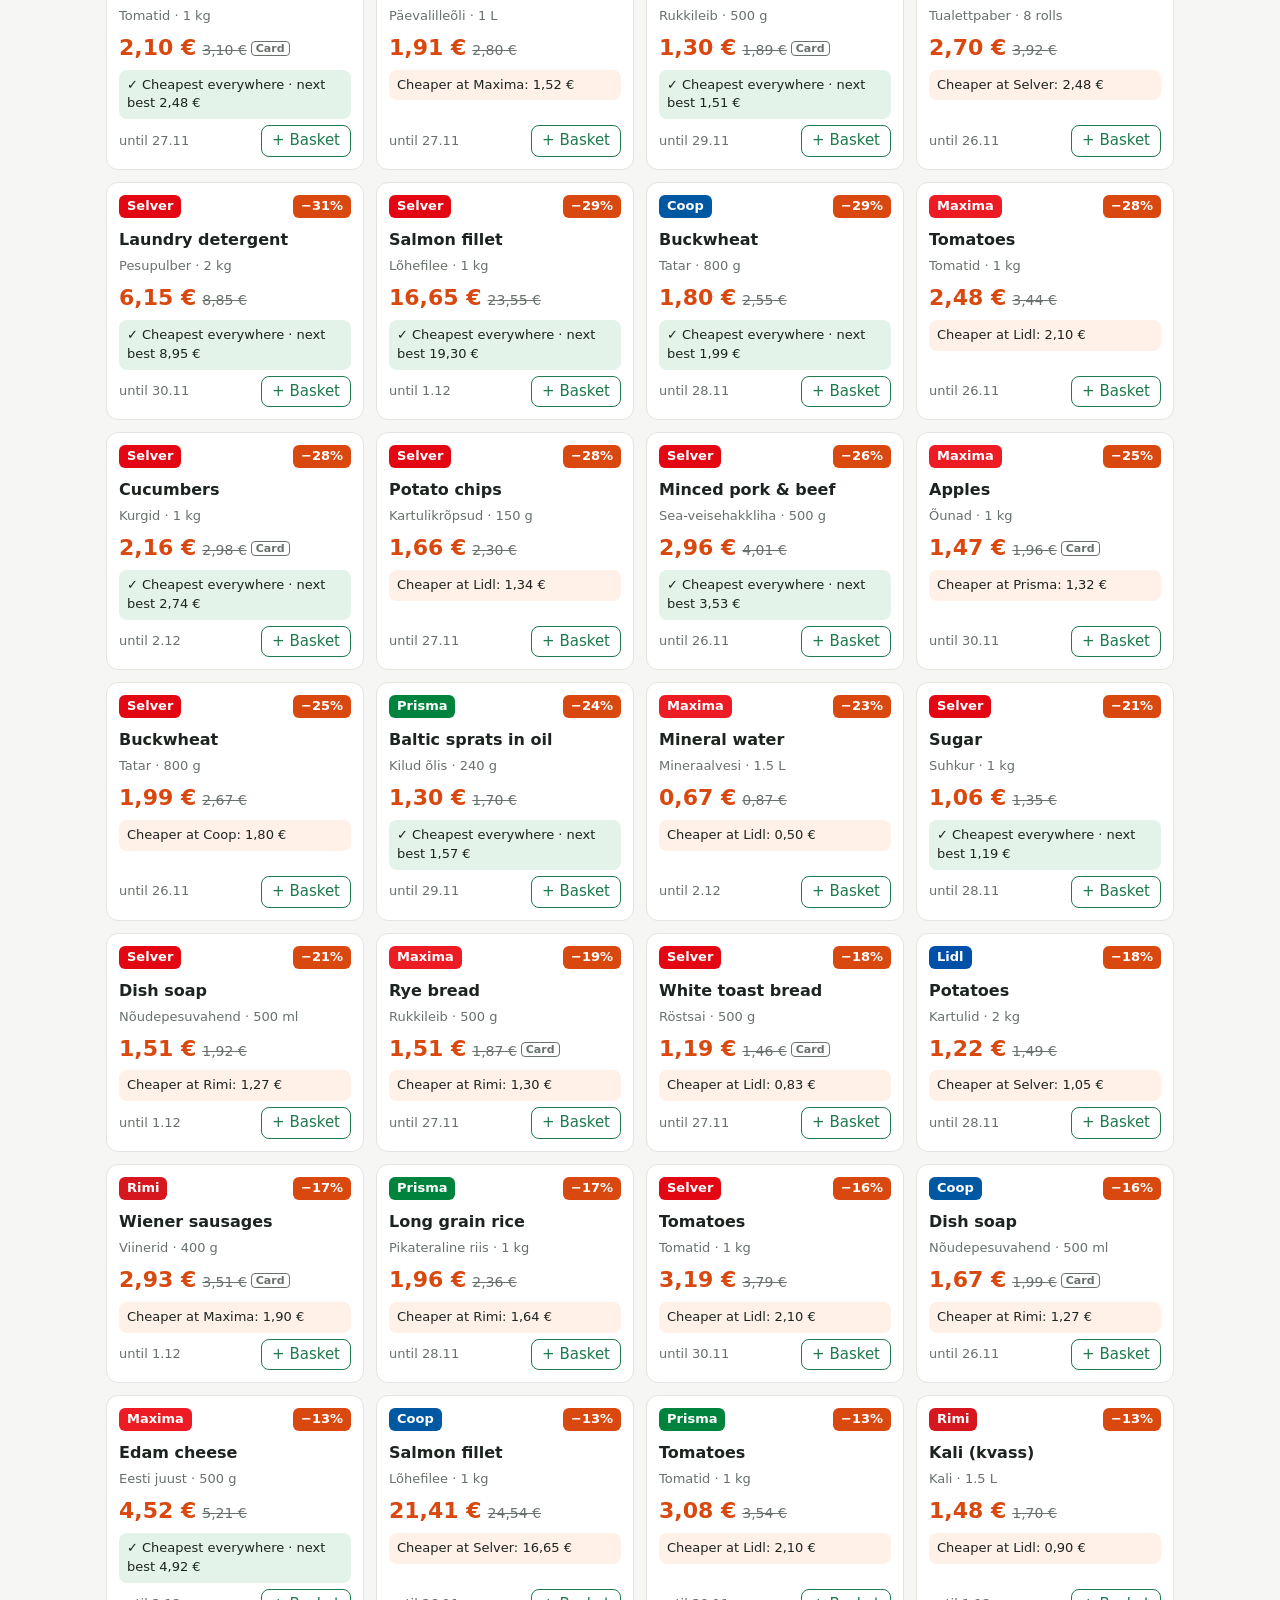
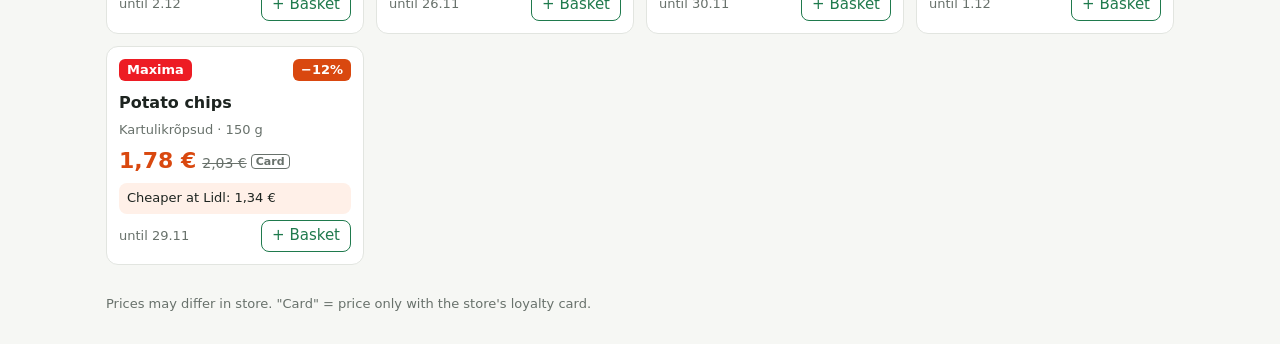
<file: supermarket-compare/index.html>
<!doctype html>
<html lang="en">
<head>
<meta charset="utf-8">
<meta name="viewport" content="width=device-width, initial-scale=1">
<title>Soodne – Supermarket Offers</title>
<meta name="description" content="Compare daily offers and prices across Estonian supermarkets.">
<link rel="stylesheet" href="style.css">
</head>
<body>
<header class="top">
  <div class="wrap">
    <h1>Soodne <span>· Estonian supermarket offers</span></h1>
    <p class="updated" id="updated"></p>
  </div>
  <nav class="tabs wrap" role="tablist">
    <button role="tab" data-tab="offers" aria-selected="true">Today's offers</button>
    <button role="tab" data-tab="compare">Compare prices</button>
    <button role="tab" data-tab="basket">Basket <span id="basket-count" class="count">0</span></button>
  </nav>
</header>

<div id="sample-banner" class="banner wrap" hidden>
  Showing <b>sample data</b>, not real prices. Connect the store scrapers to load live offers.
</div>

<main class="wrap">
  <section class="filters">
    <input id="search" type="search" placeholder="Search products… (e.g. piim, coffee)">
    <select id="category"><option value="">All categories</option></select>
    <select id="sort">
      <option value="discount">Biggest discount</option>
      <option value="price">Lowest price</option>
      <option value="name">Name A–Z</option>
    </select>
    <div id="store-chips" class="chips"></div>
  </section>

  <section id="tab-offers" class="panel"><div id="offers" class="grid"></div></section>
  <section id="tab-compare" class="panel" hidden><div class="table-scroll"><table id="compare"></table></div></section>
  <section id="tab-basket" class="panel" hidden><div id="basket"></div></section>
</main>

<footer class="wrap foot">Prices may differ in store. "Card" = price only with the store's loyalty card.</footer>

<script src="data/offers.js"></script>
<script src="app.js"></script>
</body>
</html>
</file>
<file: supermarket-compare/style.css>
:root {
  --bg: #f6f7f4; --surface: #fff; --text: #1d2420; --muted: #68716b; --border: #e2e5e0;
  --accent: #1f7a4d; --accent-soft: #e3f3ea; --deal: #d9480f; --deal-soft: #fff0e8;
}
@media (prefers-color-scheme: dark) {
  :root {
    --bg: #121614; --surface: #1b201d; --text: #e8ece9; --muted: #9aa49e; --border: #2c332f;
    --accent: #4cc38a; --accent-soft: #183427; --deal: #ff8a50; --deal-soft: #3a2116;
  }
}
* { box-sizing: border-box; }
body { margin: 0; font: 15px/1.45 system-ui, -apple-system, "Segoe UI", sans-serif; background: var(--bg); color: var(--text); }
.wrap { max-width: 1100px; margin: 0 auto; padding: 0 16px; }
button, input, select { font: inherit; color: inherit; }

.top { background: var(--surface); border-bottom: 1px solid var(--border); position: sticky; top: 0; z-index: 5; }
.top h1 { margin: 0; padding-top: 14px; font-size: 22px; color: var(--accent); }
.top h1 span { color: var(--muted); font-weight: 400; font-size: 15px; }
.updated { margin: 2px 0 8px; color: var(--muted); font-size: 13px; }
.tabs { display: flex; gap: 4px; overflow-x: auto; }
.tabs button { background: none; border: 0; padding: 10px 12px; border-bottom: 3px solid transparent; cursor: pointer; color: var(--muted); white-space: nowrap; }
.tabs button[aria-selected="true"] { color: var(--text); border-color: var(--accent); font-weight: 600; }
.count { background: var(--accent); color: #fff; border-radius: 10px; padding: 0 7px; font-size: 12px; }

.banner { margin-top: 12px; background: var(--deal-soft); border: 1px solid var(--deal); border-radius: 8px; padding: 8px 12px; font-size: 14px; max-width: 1068px; }

.filters { display: flex; flex-wrap: wrap; gap: 8px; margin: 16px 0; }
.filters input, .filters select { padding: 8px 10px; border: 1px solid var(--border); border-radius: 8px; background: var(--surface); }
.filters input { flex: 1 1 220px; }
.chips { display: flex; flex-wrap: wrap; gap: 6px; width: 100%; }
.chip { border: 1px solid var(--border); background: var(--surface); border-radius: 999px; padding: 4px 12px; cursor: pointer; font-size: 14px; }
.chip .dot { display: inline-block; width: 8px; height: 8px; border-radius: 50%; margin-right: 6px; }
.chip[aria-pressed="false"] { opacity: .45; }

.grid { display: grid; grid-template-columns: repeat(auto-fill, minmax(230px, 1fr)); gap: 12px; }
.card { background: var(--surface); border: 1px solid var(--border); border-radius: 12px; padding: 12px; display: flex; flex-direction: column; gap: 6px; }
.card-head { display: flex; justify-content: space-between; align-items: center; }
.store { font-weight: 700; font-size: 13px; padding: 2px 8px; border-radius: 6px; color: #fff; }
.pct { background: var(--deal); color: #fff; font-weight: 700; border-radius: 6px; padding: 2px 8px; font-size: 13px; }
.card h3 { margin: 4px 0 0; font-size: 16px; }
.sub { color: var(--muted); font-size: 13px; }
.price { font-size: 22px; font-weight: 700; color: var(--deal); }
.old { text-decoration: line-through; color: var(--muted); font-size: 14px; margin-left: 6px; font-weight: 400; }
.tag { font-size: 11px; border: 1px solid var(--muted); color: var(--muted); border-radius: 4px; padding: 0 4px; margin-left: 4px; vertical-align: middle; }
.verdict { font-size: 13px; padding: 6px 8px; border-radius: 8px; background: var(--accent-soft); }
.verdict.worse { background: var(--deal-soft); }
.card-foot { margin-top: auto; display: flex; justify-content: space-between; align-items: center; }
.add { border: 1px solid var(--accent); color: var(--accent); background: none; border-radius: 8px; padding: 4px 10px; cursor: pointer; }
.add.in { background: var(--accent); color: #fff; }

.table-scroll { overflow-x: auto; background: var(--surface); border: 1px solid var(--border); border-radius: 12px; }
table { border-collapse: collapse; width: 100%; font-size: 14px; }
th, td { padding: 8px 10px; border-bottom: 1px solid var(--border); text-align: right; white-space: nowrap; }
th:first-child, td:first-child { text-align: left; position: sticky; left: 0; background: var(--surface); white-space: normal; min-width: 150px; }
thead th { font-size: 13px; color: var(--muted); }
td.best { background: var(--accent-soft); font-weight: 700; color: var(--accent); }
td.na { color: var(--muted); }
td .deal { color: var(--deal); font-weight: 700; }

.basket-list { background: var(--surface); border: 1px solid var(--border); border-radius: 12px; padding: 4px 12px; }
.basket-row { display: flex; justify-content: space-between; align-items: center; gap: 8px; padding: 8px 0; border-bottom: 1px solid var(--border); }
.basket-row:last-child { border: 0; }
.qty { display: flex; align-items: center; gap: 6px; }
.qty button { width: 28px; height: 28px; border-radius: 6px; border: 1px solid var(--border); background: var(--bg); cursor: pointer; }
.totals { display: grid; grid-template-columns: repeat(auto-fill, minmax(160px, 1fr)); gap: 10px; margin-top: 14px; }
.total { background: var(--surface); border: 1px solid var(--border); border-radius: 12px; padding: 10px 12px; }
.total.best { border: 2px solid var(--accent); }
.total b { font-size: 20px; display: block; }
.empty { color: var(--muted); padding: 30px 0; text-align: center; }
.foot { color: var(--muted); font-size: 13px; padding: 30px 16px; }
</file>
